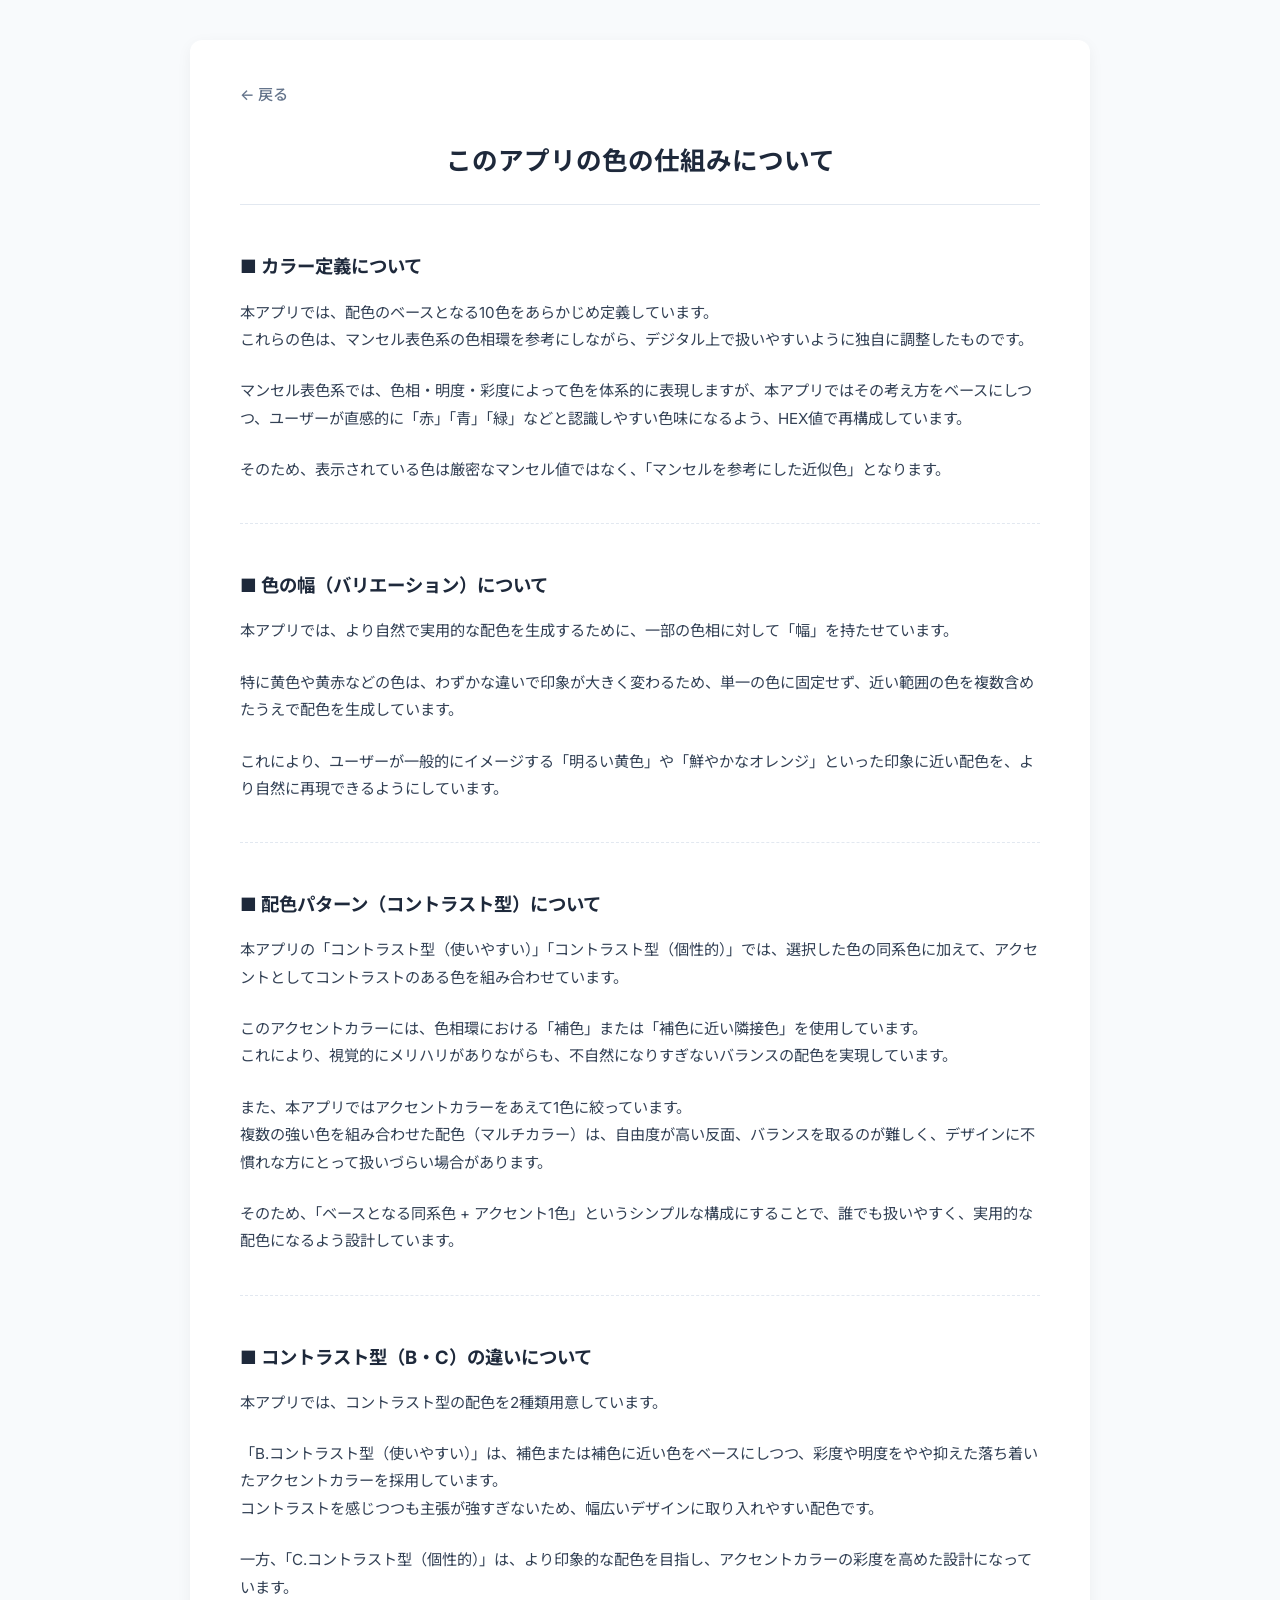
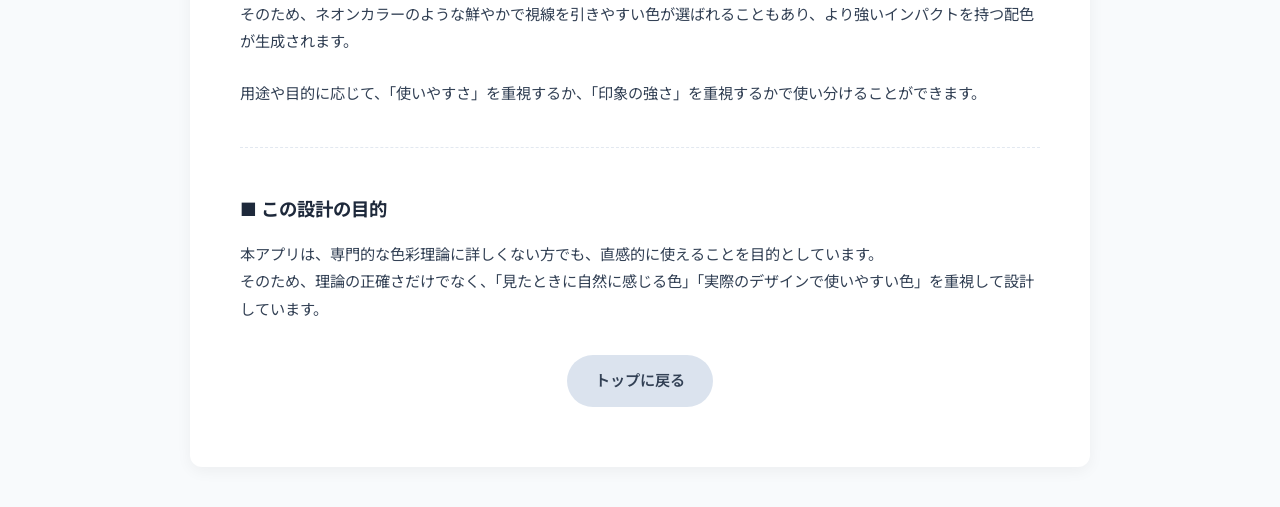
<file: about-colors.html>
<!DOCTYPE html>
<html lang="ja">
<head>
    <meta charset="UTF-8">
    <meta name="viewport" content="width=device-width, initial-scale=1.0">
    <title>このアプリの色の仕組みについて</title>
    <link href="https://fonts.googleapis.com/css2?family=Inter:wght@400;500;600;700&family=Noto+Sans+JP:wght@400;500;700&display=swap" rel="stylesheet">
    <style>
        :root {
            --bg-color: #f8fafc;
            --card-bg: #ffffff;
            --text-main: #1e293b;
            --text-muted: #64748b;
            --primary: #3b82f6;
            --border: #e2e8f0;
        }
        body {
            font-family: 'Inter', 'Noto Sans JP', sans-serif;
            margin: 0;
            padding: 40px 20px;
            background-color: var(--bg-color);
            color: var(--text-main);
            line-height: 1.8;
            -webkit-font-smoothing: antialiased;
        }
        .container {
            max-width: 800px;
            margin: 0 auto;
            background: var(--card-bg);
            padding: 40px 50px;
            border-radius: 12px;
            box-shadow: 0 4px 15px rgba(0,0,0,0.05);
        }
        .back-link {
            display: inline-flex;
            align-items: center;
            color: var(--text-muted);
            text-decoration: none;
            font-weight: 500;
            font-size: 0.95rem;
            margin-bottom: 20px;
            transition: color 0.2s ease;
        }
        .back-link:hover {
            color: var(--primary);
            text-decoration: underline;
        }
        h1 {
            font-size: 1.6rem;
            font-weight: 700;
            text-align: center;
            margin-top: 10px;
            margin-bottom: 40px;
            padding-bottom: 20px;
            border-bottom: 1px solid var(--border);
        }
        h2 {
            font-size: 1.15rem;
            font-weight: 700;
            margin-top: 45px;
            margin-bottom: 15px;
            color: var(--text-main);
        }
        p {
            font-size: 0.95rem;
            color: #334155;
            margin-top: 0;
            margin-bottom: 1.5rem;
        }
        hr {
            border: none;
            border-top: 1px dashed var(--border);
            margin: 40px 0;
        }
        .btn-top {
            display: inline-block;
            background-color: #DBE3EE;
            color: #334155;
            text-decoration: none;
            padding: 12px 28px;
            border-radius: 50px;
            font-weight: 600;
            font-size: 0.95rem;
            transition: background-color 0.2s ease, transform 0.2s ease;
        }
        .btn-top:hover {
            background-color: #DBE3EE;
            transform: translateY(-2px);
        }
        .btn-container {
            text-align: center;
            margin-top: 32px;
            margin-bottom: 20px;
        }
        @media (max-width: 768px) {
            body { padding: 20px 15px; }
            .container { padding: 30px 20px; }
            h1 { font-size: 1.3rem; }
            h2 { font-size: 1.05rem; margin-top: 35px; margin-bottom: 10px; }
            p { font-size: 0.9rem; margin-bottom: 1.2rem; }
            .back-link { font-size: 0.9rem; }
        }
    </style>
</head>
<body>
    <div class="container">
        <a href="index.html" class="back-link">← 戻る</a>
        
        <h1>このアプリの色の仕組みについて</h1>

        <h2>■ カラー定義について</h2>
        <p>本アプリでは、配色のベースとなる10色をあらかじめ定義しています。<br>
        これらの色は、マンセル表色系の色相環を参考にしながら、デジタル上で扱いやすいように独自に調整したものです。</p>

        <p>マンセル表色系では、色相・明度・彩度によって色を体系的に表現しますが、本アプリではその考え方をベースにしつつ、ユーザーが直感的に「赤」「青」「緑」などと認識しやすい色味になるよう、HEX値で再構成しています。</p>

        <p>そのため、表示されている色は厳密なマンセル値ではなく、「マンセルを参考にした近似色」となります。</p>

        <hr>

        <h2>■ 色の幅（バリエーション）について</h2>
        <p>本アプリでは、より自然で実用的な配色を生成するために、一部の色相に対して「幅」を持たせています。</p>

        <p>特に黄色や黄赤などの色は、わずかな違いで印象が大きく変わるため、単一の色に固定せず、近い範囲の色を複数含めたうえで配色を生成しています。</p>

        <p>これにより、ユーザーが一般的にイメージする「明るい黄色」や「鮮やかなオレンジ」といった印象に近い配色を、より自然に再現できるようにしています。</p>

        <hr>

        <h2>■ 配色パターン（コントラスト型）について</h2>
        <p>本アプリの「コントラスト型（使いやすい）」「コントラスト型（個性的）」では、選択した色の同系色に加えて、アクセントとしてコントラストのある色を組み合わせています。</p>

        <p>このアクセントカラーには、色相環における「補色」または「補色に近い隣接色」を使用しています。<br>
        これにより、視覚的にメリハリがありながらも、不自然になりすぎないバランスの配色を実現しています。</p>

        <p>また、本アプリではアクセントカラーをあえて1色に絞っています。<br>
        複数の強い色を組み合わせた配色（マルチカラー）は、自由度が高い反面、バランスを取るのが難しく、デザインに不慣れな方にとって扱いづらい場合があります。</p>

        <p>そのため、「ベースとなる同系色 + アクセント1色」というシンプルな構成にすることで、誰でも扱いやすく、実用的な配色になるよう設計しています。</p>

        <hr>

        <h2>■ コントラスト型（B・C）の違いについて</h2>
        <p>本アプリでは、コントラスト型の配色を2種類用意しています。</p>

        <p>「B.コントラスト型（使いやすい）」は、補色または補色に近い色をベースにしつつ、彩度や明度をやや抑えた落ち着いたアクセントカラーを採用しています。<br>
        コントラストを感じつつも主張が強すぎないため、幅広いデザインに取り入れやすい配色です。</p>

        <p>一方、「C.コントラスト型（個性的）」は、より印象的な配色を目指し、アクセントカラーの彩度を高めた設計になっています。<br>
        そのため、ネオンカラーのような鮮やかで視線を引きやすい色が選ばれることもあり、より強いインパクトを持つ配色が生成されます。</p>

        <p>用途や目的に応じて、「使いやすさ」を重視するか、「印象の強さ」を重視するかで使い分けることができます。</p>

        <hr>

        <h2>■ この設計の目的</h2>
        <p>本アプリは、専門的な色彩理論に詳しくない方でも、直感的に使えることを目的としています。<br>
        そのため、理論の正確さだけでなく、「見たときに自然に感じる色」「実際のデザインで使いやすい色」を重視して設計しています。</p>

        <div class="btn-container">
            <a href="index.html" class="btn-top">トップに戻る</a>
        </div>
    </div>
</body>
</html>
</file>
